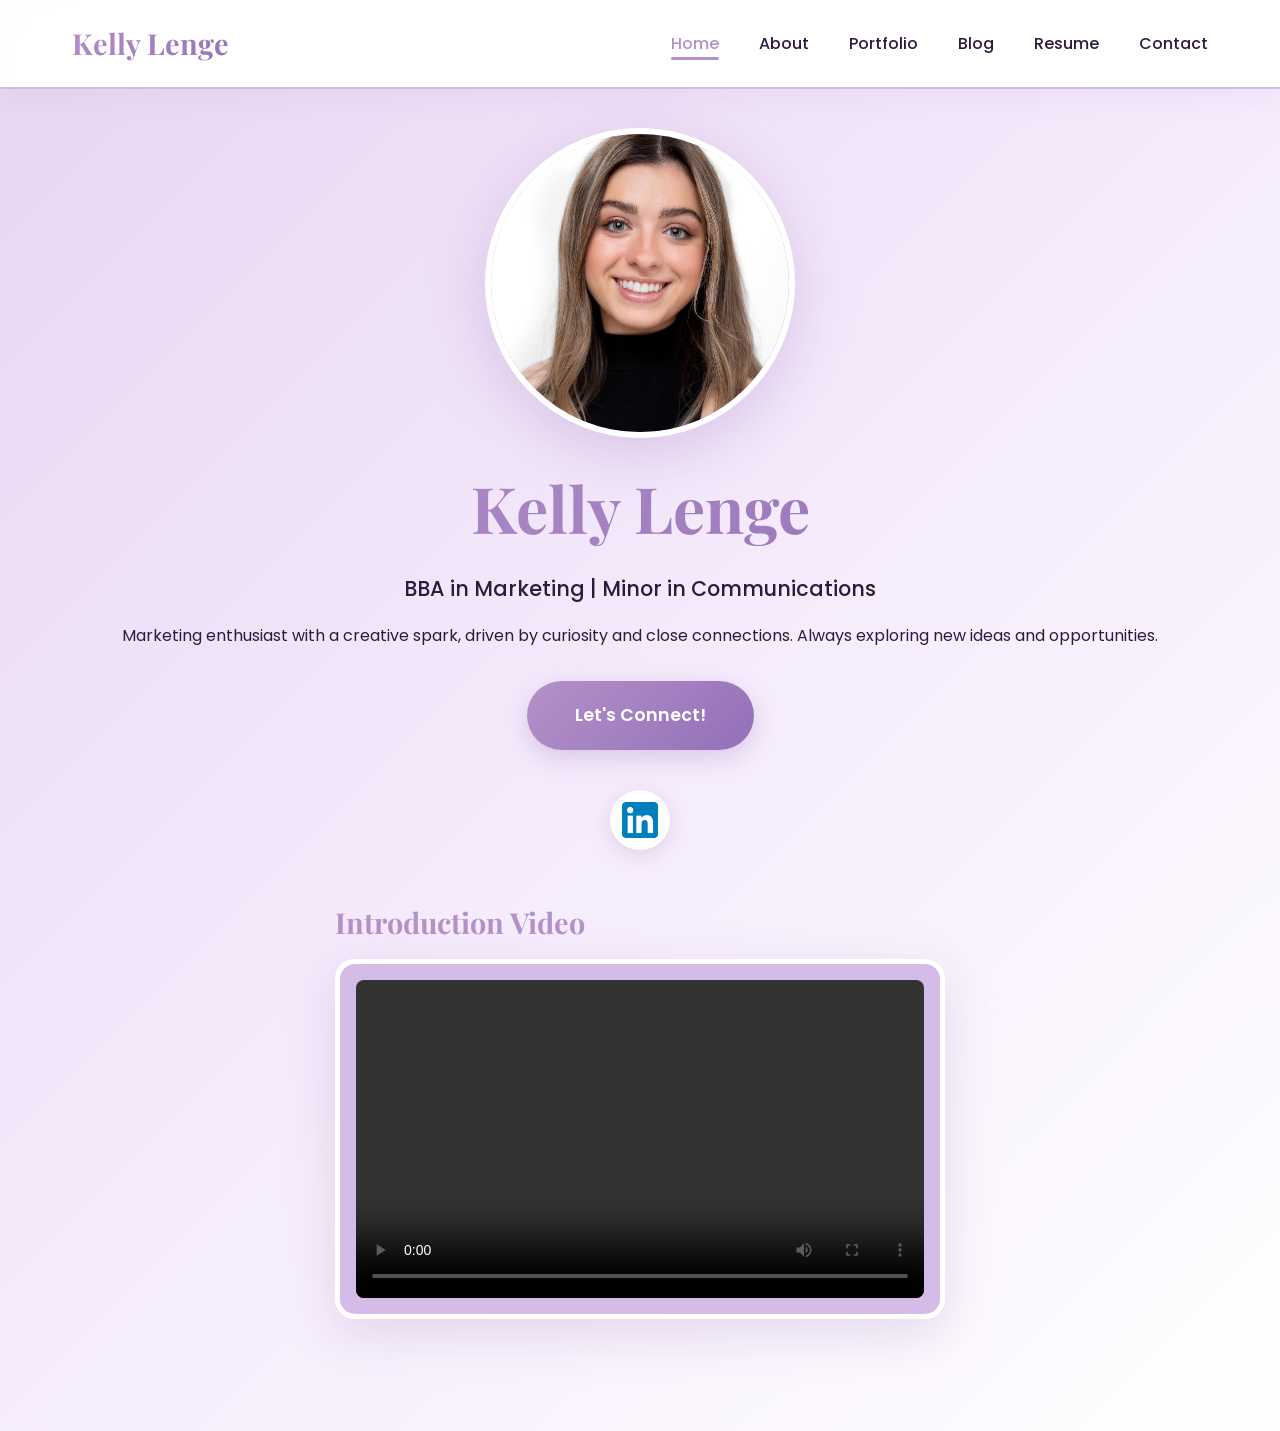
<file: index.html>
<!DOCTYPE html>
<html lang="en">
<head>
    <meta charset="UTF-8">
    <meta name="viewport" content="width=device-width, initial-scale=1.0">
    <title>Kelly Lenge - Marketing & Communications Professional</title>
    <link href="https://fonts.googleapis.com/css2?family=Playfair+Display:wght@400;600;700&family=Poppins:wght@300;400;500;600&family=Dancing+Script:wght@400;600&display=swap" rel="stylesheet">
    <link rel="stylesheet" href="css/styles.css">
</head>
<body>
    <nav>
        <div class="container">
            <a class="logo" href="index.html">Kelly Lenge <span class="sparkle"></span></a>
            <ul>
                <li><a class="nav-link" href="index.html">Home</a></li>
                <li><a class="nav-link" href="about.html">About</a></li>
                <li><a class="nav-link" href="portfolio.html">Portfolio</a></li>
                <li><a class="nav-link" href="blog.html">Blog</a></li>
                <li><a class="nav-link" href="resume.html">Resume</a></li>
                <li><a class="nav-link" href="connect.html">Contact</a></li>
            </ul>
        </div>
    </nav>

    <!-- HOME -->
    <main id="home" class="page">
        <div class="container">
            <div class="hero-content">
                <div class="profile-photo">
                    <img src="img/profile.jpeg" alt="Kelly Lenge" />
                </div>
                <h1>Kelly Lenge</h1>
                <p style="font-size: 1.3rem; margin-bottom: 1rem; font-weight: 500;">BBA in Marketing | Minor in Communications</p>
                <p>Marketing enthusiast with a creative spark, driven by curiosity and close connections. Always exploring new ideas and opportunities.</p>
                
                <a class="cta-button" href="connect.html">Let's Connect!</a>
                
                <div class="social-links">
                    <a href="https://linkedin.com/in/kellylenge" target="_blank" title="LinkedIn" aria-label="LinkedIn profile">
                        <img src="img/LinkedIn_icon.svg.png" alt="LinkedIn" />
                    </a>
                </div>
                <div class="video-section">
                    <h3>Introduction Video</h3>
                    <div class="video-container">
                        <video controls preload="metadata" style="border-radius: 8px;">
                            <source src="files/kelly_intro_vid.mp4" type="video/mp4" style="height: 265px; width: auto;">
                            Your browser does not support the video tag.
                        </video>
                    </div>
                </div>
            </div>
        </div>
    </main>

    <script src="js/main.js"></script>

</body>
</html>
</file>
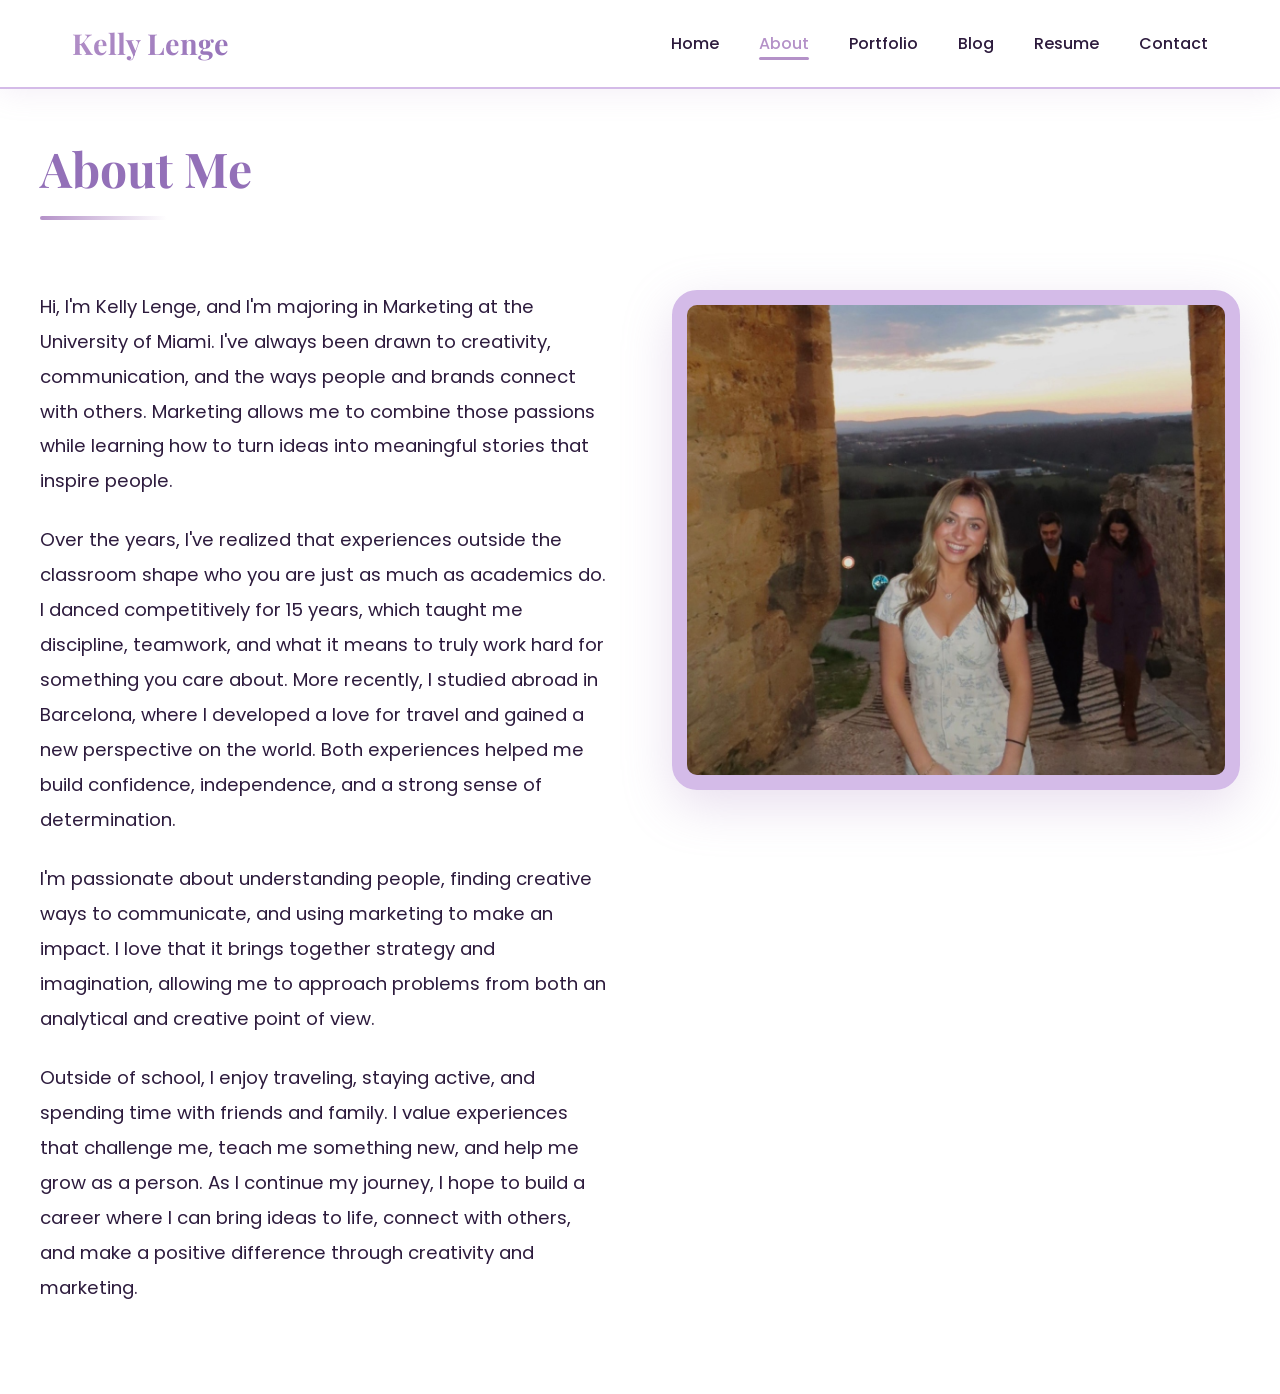
<file: about.html>
<!DOCTYPE html>
<html lang="en">
<head>
    <meta charset="UTF-8">
    <meta name="viewport" content="width=device-width, initial-scale=1.0">
    <title>About Me - Kelly Lenge</title>
    <link href="https://fonts.googleapis.com/css2?family=Playfair+Display:wght@400;600;700&family=Poppins:wght@300;400;500;600&family=Dancing+Script:wght@400;600&display=swap" rel="stylesheet">
    <link rel="stylesheet" href="css/styles.css">
</head>
<body>
    <nav>
        <div class="container">
            <a class="logo" href="index.html">Kelly Lenge <span class="sparkle"></span></a>
            <ul>
                <li><a class="nav-link" href="index.html">Home</a></li>
                <li><a class="nav-link" href="about.html">About</a></li>
                <li><a class="nav-link" href="portfolio.html">Portfolio</a></li>
                <li><a class="nav-link" href="blog.html">Blog</a></li>
                <li><a class="nav-link" href="resume.html">Resume</a></li>
                <li><a class="nav-link" href="connect.html">Contact</a></li>
            </ul>
        </div>
    </nav>

    <!-- ABOUT PAGE -->
    <main id="about" class="page">
        <div class="container">
            <h2>About Me</h2>
            <div class="about-grid">
                <div class="about-text">
                    <p>Hi, I'm Kelly Lenge, and I'm majoring in Marketing at the University of Miami. I've always been drawn to creativity, communication, and the ways people and brands connect with others. Marketing allows me to combine those passions while learning how to turn ideas into meaningful stories that inspire people.</p>
                    <p>Over the years, I've realized that experiences outside the classroom shape who you are just as much as academics do. I danced competitively for 15 years, which taught me discipline, teamwork, and what it means to truly work hard for something you care about. More recently, I studied abroad in Barcelona, where I developed a love for travel and gained a new perspective on the world. Both experiences helped me build confidence, independence, and a strong sense of determination.</p>
                    <p>I'm passionate about understanding people, finding creative ways to communicate, and using marketing to make an impact. I love that it brings together strategy and imagination, allowing me to approach problems from both an analytical and creative point of view.</p>
                    <p>Outside of school, I enjoy traveling, staying active, and spending time with friends and family. I value experiences that challenge me, teach me something new, and help me grow as a person. As I continue my journey, I hope to build a career where I can bring ideas to life, connect with others, and make a positive difference through creativity and marketing.</p>
                </div>
                <div class="about-photo">
                    <img src="img/photo kelly.jpg" alt="Kelly Lenge" />
                </div>
            </div>
        </div>
    </main>

    <script src="js/main.js"></script>
</body>
</html>
</file>
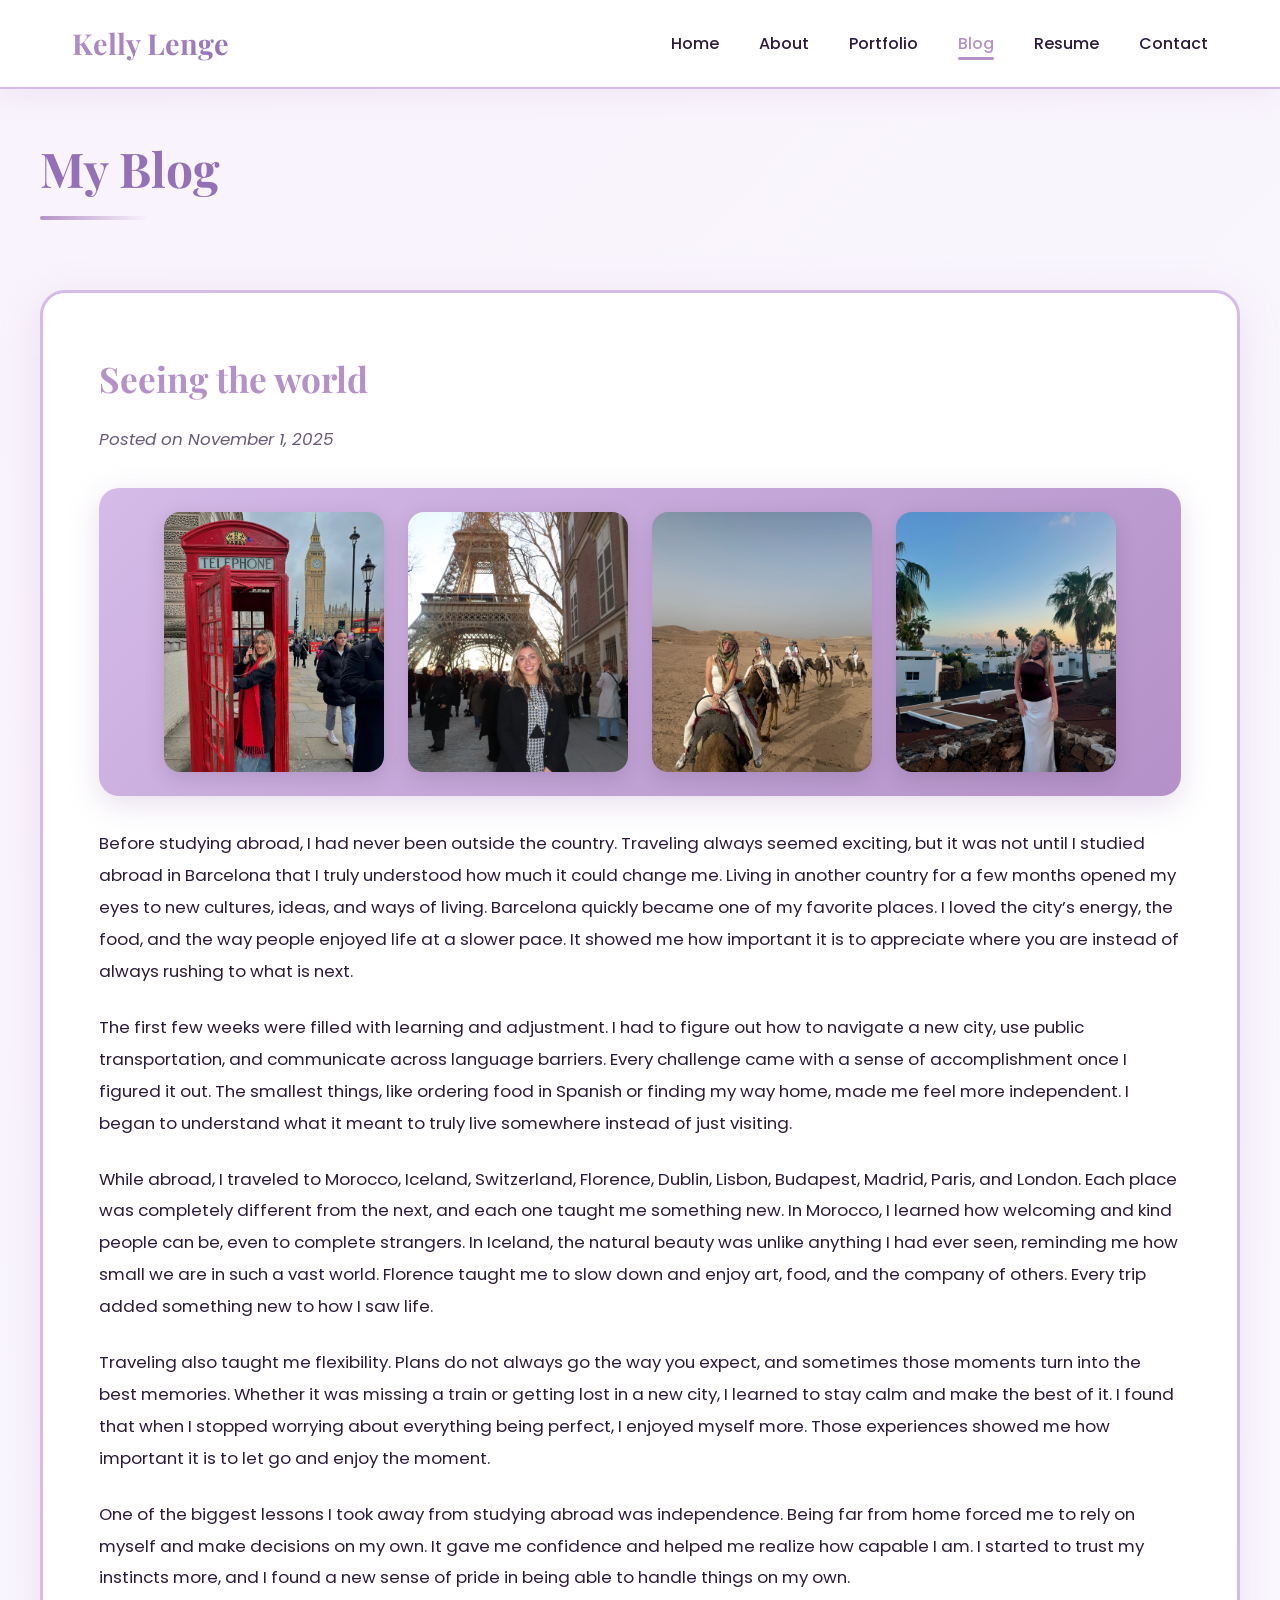
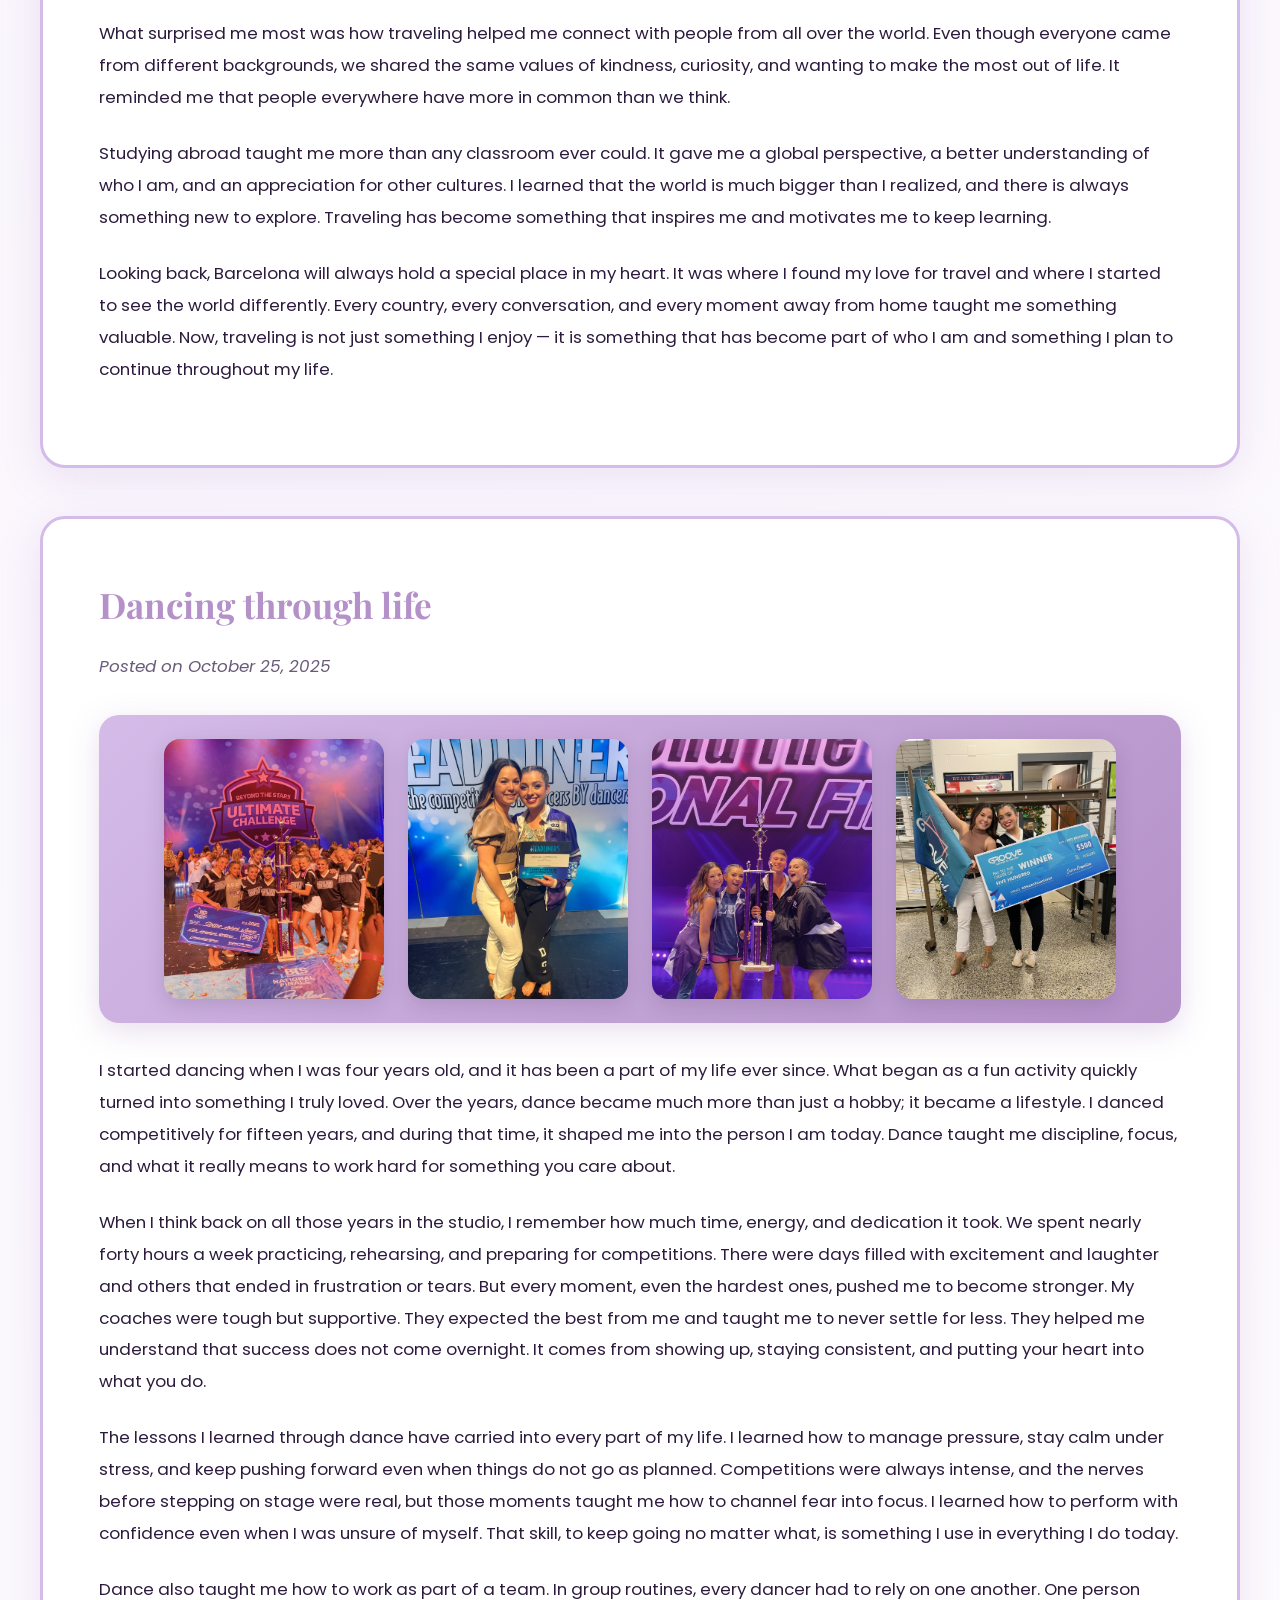
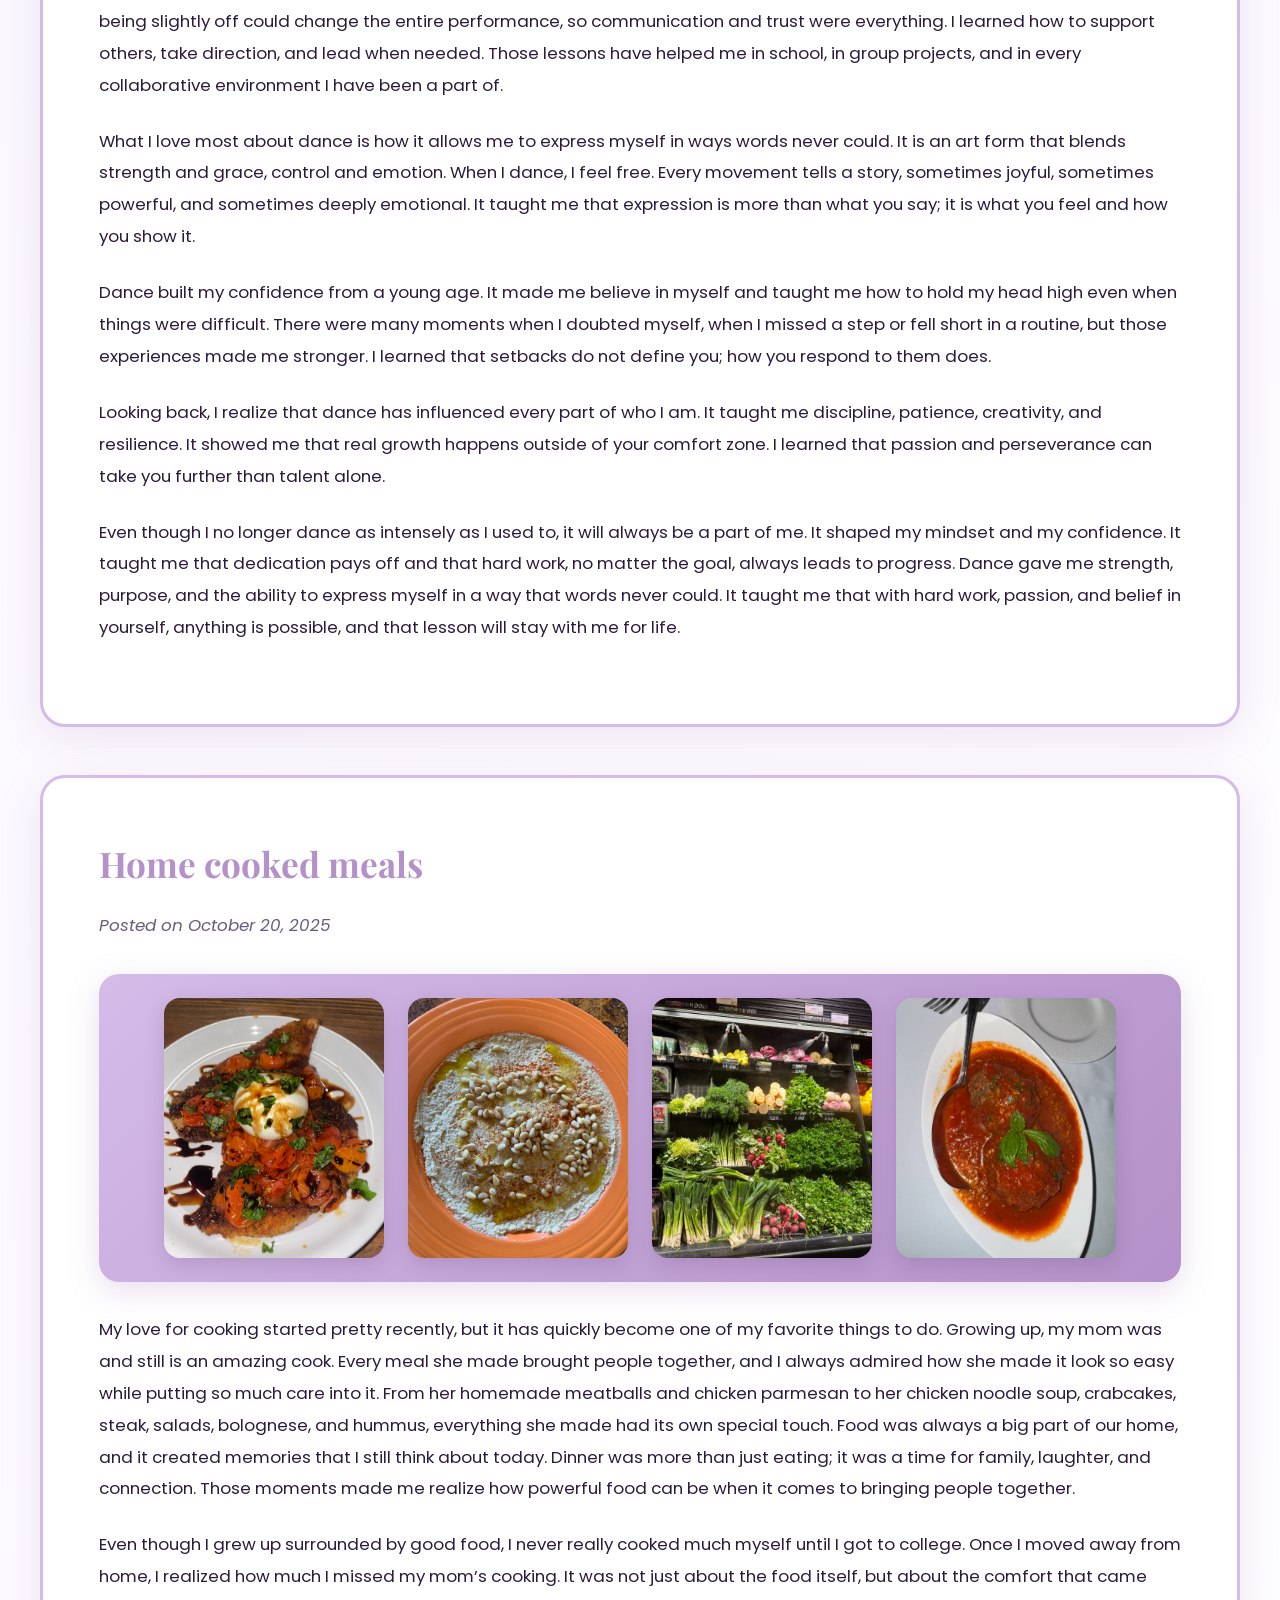
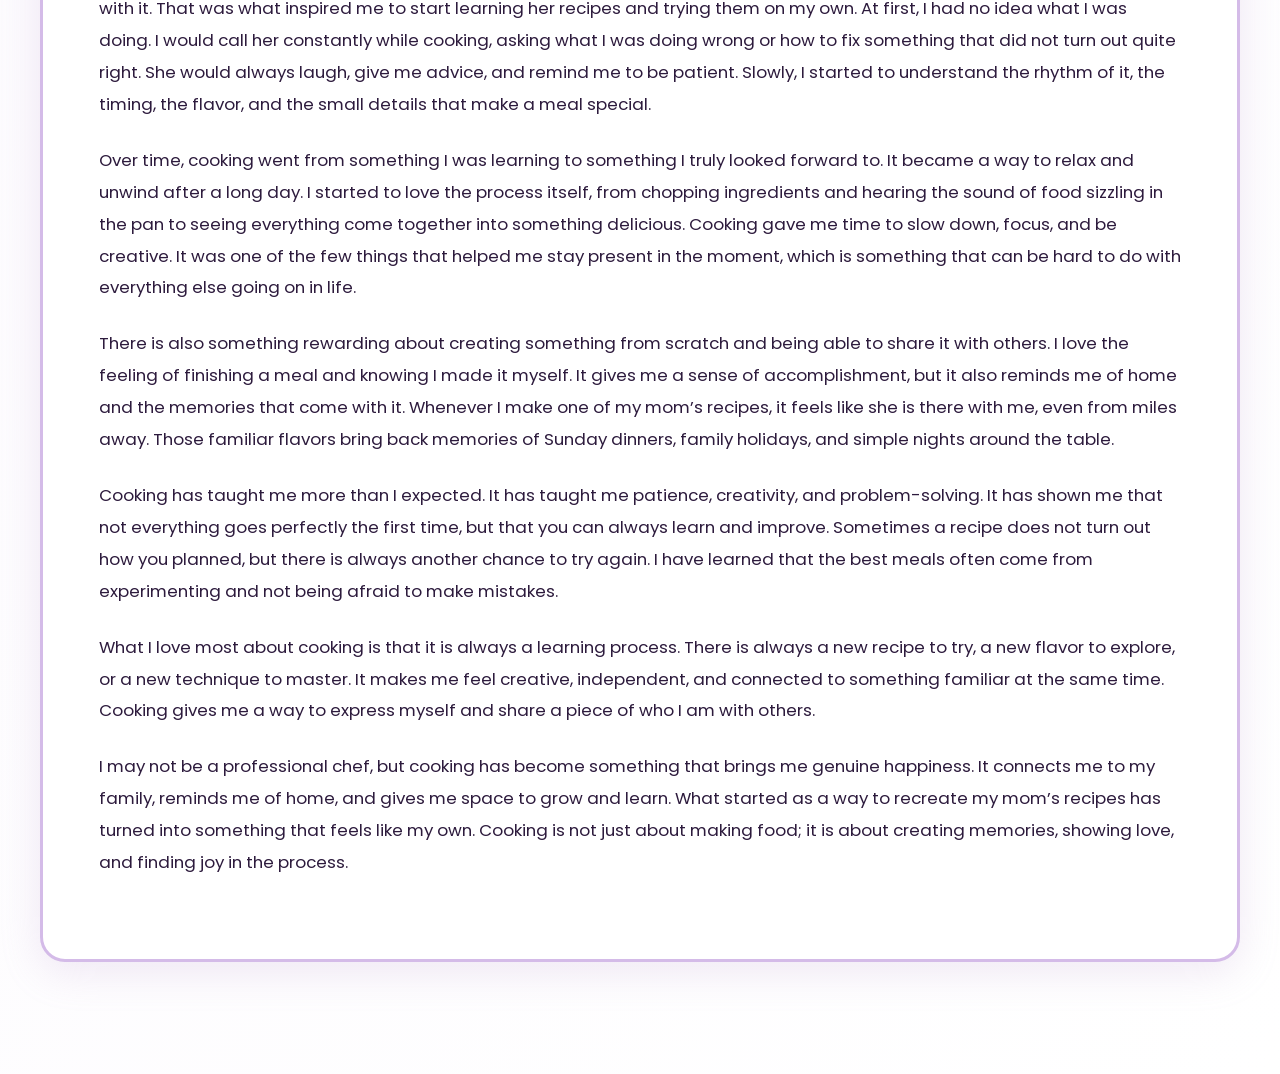
<file: blog.html>
<!DOCTYPE html>
<html lang="en">
<head>
    <meta charset="UTF-8">
    <meta name="viewport" content="width=device-width, initial-scale=1.0">
    <title>Blog - Kelly Lenge</title>
    <link href="https://fonts.googleapis.com/css2?family=Playfair+Display:wght@400;600;700&family=Poppins:wght@300;400;500;600&family=Dancing+Script:wght@400;600&display=swap" rel="stylesheet">
    <link rel="stylesheet" href="css/styles.css">
</head>
<body>
    <nav>
        <div class="container">
            <a class="logo" href="index.html">Kelly Lenge <span class="sparkle"></span></a>
            <ul>
                <li><a class="nav-link" href="index.html">Home</a></li>
                <li><a class="nav-link" href="about.html">About</a></li>
                <li><a class="nav-link" href="portfolio.html">Portfolio</a></li>
                <li><a class="nav-link" href="blog.html">Blog</a></li>
                <li><a class="nav-link" href="resume.html">Resume</a></li>
                <li><a class="nav-link" href="connect.html">Contact</a></li>
            </ul>
        </div>
    </nav>

    <!-- BLOG PAGE -->
    <main id="blog" class="page">
        <div class="container">
            <h2>My Blog</h2>
            <!-- <p class="blog-intro">Insights, thoughts, and observations on marketing, communications, and professional growth.</p> -->
            <article class="blog-post">
                <h3>Seeing the world</h3>
                <p class="blog-meta">Posted on November 1, 2025</p>
                <div class="blog-image gallery">
                    <img src="img/kelly_london.jpg" alt="Kelly Lenge at London Eye">
                    <img src="img/kelly_eiffel_tower.jpg" alt="Kelly Lenge in front of Eiffel Tower">
                    <img src="img/kelly_on_cammel.jpeg" alt="Kelly Lenge riding a camel in Morocco">
                    <img src="img/kelly_morocco.jpg" alt="Sunset view from Morocco trip">
                </div>
                <p>Before studying abroad, I had never been outside the country. Traveling always seemed exciting, but it was not until I studied abroad in Barcelona that I truly understood how much it could change me. Living in another country for a few months opened my eyes to new cultures, ideas, and ways of living. Barcelona quickly became one of my favorite places. I loved the city’s energy, the food, and the way people enjoyed life at a slower pace. It showed me how important it is to appreciate where you are instead of always rushing to what is next.</p>
                <p>The first few weeks were filled with learning and adjustment. I had to figure out how to navigate a new city, use public transportation, and communicate across language barriers. Every challenge came with a sense of accomplishment once I figured it out. The smallest things, like ordering food in Spanish or finding my way home, made me feel more independent. I began to understand what it meant to truly live somewhere instead of just visiting.</p>
                <p>While abroad, I traveled to Morocco, Iceland, Switzerland, Florence, Dublin, Lisbon, Budapest, Madrid, Paris, and London. Each place was completely different from the next, and each one taught me something new. In Morocco, I learned how welcoming and kind people can be, even to complete strangers. In Iceland, the natural beauty was unlike anything I had ever seen, reminding me how small we are in such a vast world. Florence taught me to slow down and enjoy art, food, and the company of others. Every trip added something new to how I saw life.</p>
                <p>Traveling also taught me flexibility. Plans do not always go the way you expect, and sometimes those moments turn into the best memories. Whether it was missing a train or getting lost in a new city, I learned to stay calm and make the best of it. I found that when I stopped worrying about everything being perfect, I enjoyed myself more. Those experiences showed me how important it is to let go and enjoy the moment.</p>
                <p>One of the biggest lessons I took away from studying abroad was independence. Being far from home forced me to rely on myself and make decisions on my own. It gave me confidence and helped me realize how capable I am. I started to trust my instincts more, and I found a new sense of pride in being able to handle things on my own.</p>
                <p>What surprised me most was how traveling helped me connect with people from all over the world. Even though everyone came from different backgrounds, we shared the same values of kindness, curiosity, and wanting to make the most out of life. It reminded me that people everywhere have more in common than we think.</p>
                <p>Studying abroad taught me more than any classroom ever could. It gave me a global perspective, a better understanding of who I am, and an appreciation for other cultures. I learned that the world is much bigger than I realized, and there is always something new to explore. Traveling has become something that inspires me and motivates me to keep learning.</p>
                <p>Looking back, Barcelona will always hold a special place in my heart. It was where I found my love for travel and where I started to see the world differently. Every country, every conversation, and every moment away from home taught me something valuable. Now, traveling is not just something I enjoy — it is something that has become part of who I am and something I plan to continue throughout my life.</p>
            </article>
            <article class="blog-post">
                <h3>Dancing through life</h3>
                <p class="blog-meta">Posted on October 25, 2025</p>
                <div class="blog-image gallery">
                    <img src="img/dance2.jpeg" alt="Kelly winning a dance competition">
                    <img src="img/amanda2.jpeg" alt="Kelly Lenge with dance coach Amanda">
                    <img src="img/dance1.jpeg" alt="Kelly Lenge winning another dance competition">
                    <img src="img/amanda1.jpeg" alt="Kelly Lenge with dance coach Amanda">
                </div>
                <p>I started dancing when I was four years old, and it has been a part of my life ever since. What began as a fun activity quickly turned into something I truly loved. Over the years, dance became much more than just a hobby; it became a lifestyle. I danced competitively for fifteen years, and during that time, it shaped me into the person I am today. Dance taught me discipline, focus, and what it really means to work hard for something you care about.</p>
                <p>When I think back on all those years in the studio, I remember how much time, energy, and dedication it took. We spent nearly forty hours a week practicing, rehearsing, and preparing for competitions. There were days filled with excitement and laughter and others that ended in frustration or tears. But every moment, even the hardest ones, pushed me to become stronger. My coaches were tough but supportive. They expected the best from me and taught me to never settle for less. They helped me understand that success does not come overnight. It comes from showing up, staying consistent, and putting your heart into what you do.</p>
                <p>The lessons I learned through dance have carried into every part of my life. I learned how to manage pressure, stay calm under stress, and keep pushing forward even when things do not go as planned. Competitions were always intense, and the nerves before stepping on stage were real, but those moments taught me how to channel fear into focus. I learned how to perform with confidence even when I was unsure of myself. That skill, to keep going no matter what, is something I use in everything I do today.</p>
                <p>Dance also taught me how to work as part of a team. In group routines, every dancer had to rely on one another. One person being slightly off could change the entire performance, so communication and trust were everything. I learned how to support others, take direction, and lead when needed. Those lessons have helped me in school, in group projects, and in every collaborative environment I have been a part of.</p>
                <p>What I love most about dance is how it allows me to express myself in ways words never could. It is an art form that blends strength and grace, control and emotion. When I dance, I feel free. Every movement tells a story, sometimes joyful, sometimes powerful, and sometimes deeply emotional. It taught me that expression is more than what you say; it is what you feel and how you show it.</p>
                <p>Dance built my confidence from a young age. It made me believe in myself and taught me how to hold my head high even when things were difficult. There were many moments when I doubted myself, when I missed a step or fell short in a routine, but those experiences made me stronger. I learned that setbacks do not define you; how you respond to them does.</p>
                <p>Looking back, I realize that dance has influenced every part of who I am. It taught me discipline, patience, creativity, and resilience. It showed me that real growth happens outside of your comfort zone. I learned that passion and perseverance can take you further than talent alone.</p>
                <p>Even though I no longer dance as intensely as I used to, it will always be a part of me. It shaped my mindset and my confidence. It taught me that dedication pays off and that hard work, no matter the goal, always leads to progress. Dance gave me strength, purpose, and the ability to express myself in a way that words never could. It taught me that with hard work, passion, and belief in yourself, anything is possible, and that lesson will stay with me for life.</p>
            </article>
            <article class="blog-post">
                <h3>Home cooked meals</h3>
                <p class="blog-meta">Posted on October 20, 2025</p>
                <div class="blog-image gallery">
                    <img src="img/breaded_chicken.png" alt="Breaded chicken on a plate">
                    <img src="img/hummus.png" alt="Hummus in a bowl">
                    <img src="img/produce.jpeg" alt="Fresh produce on a kitchen counter">
                    <img src="img/meatball.jpeg" alt="Homemade meatballs on a plate">
                </div>
                <p>My love for cooking started pretty recently, but it has quickly become one of my favorite things to do. Growing up, my mom was and still is an amazing cook. Every meal she made brought people together, and I always admired how she made it look so easy while putting so much care into it. From her homemade meatballs and chicken parmesan to her chicken noodle soup, crabcakes, steak, salads, bolognese, and hummus, everything she made had its own special touch. Food was always a big part of our home, and it created memories that I still think about today. Dinner was more than just eating; it was a time for family, laughter, and connection. Those moments made me realize how powerful food can be when it comes to bringing people together.</p>
                <p>Even though I grew up surrounded by good food, I never really cooked much myself until I got to college. Once I moved away from home, I realized how much I missed my mom’s cooking. It was not just about the food itself, but about the comfort that came with it. That was what inspired me to start learning her recipes and trying them on my own. At first, I had no idea what I was doing. I would call her constantly while cooking, asking what I was doing wrong or how to fix something that did not turn out quite right. She would always laugh, give me advice, and remind me to be patient. Slowly, I started to understand the rhythm of it, the timing, the flavor, and the small details that make a meal special.</p>
                <p>Over time, cooking went from something I was learning to something I truly looked forward to. It became a way to relax and unwind after a long day. I started to love the process itself, from chopping ingredients and hearing the sound of food sizzling in the pan to seeing everything come together into something delicious. Cooking gave me time to slow down, focus, and be creative. It was one of the few things that helped me stay present in the moment, which is something that can be hard to do with everything else going on in life.</p>
                <p>There is also something rewarding about creating something from scratch and being able to share it with others. I love the feeling of finishing a meal and knowing I made it myself. It gives me a sense of accomplishment, but it also reminds me of home and the memories that come with it. Whenever I make one of my mom’s recipes, it feels like she is there with me, even from miles away. Those familiar flavors bring back memories of Sunday dinners, family holidays, and simple nights around the table.</p>
                <p>Cooking has taught me more than I expected. It has taught me patience, creativity, and problem-solving. It has shown me that not everything goes perfectly the first time, but that you can always learn and improve. Sometimes a recipe does not turn out how you planned, but there is always another chance to try again. I have learned that the best meals often come from experimenting and not being afraid to make mistakes.</p>
                <p>What I love most about cooking is that it is always a learning process. There is always a new recipe to try, a new flavor to explore, or a new technique to master. It makes me feel creative, independent, and connected to something familiar at the same time. Cooking gives me a way to express myself and share a piece of who I am with others.</p>
                <p>I may not be a professional chef, but cooking has become something that brings me genuine happiness. It connects me to my family, reminds me of home, and gives me space to grow and learn. What started as a way to recreate my mom’s recipes has turned into something that feels like my own. Cooking is not just about making food; it is about creating memories, showing love, and finding joy in the process.</p>
            </article>
        </div>
    </main>

    <script src="js/main.js"></script>
</body>
</html>
</file>
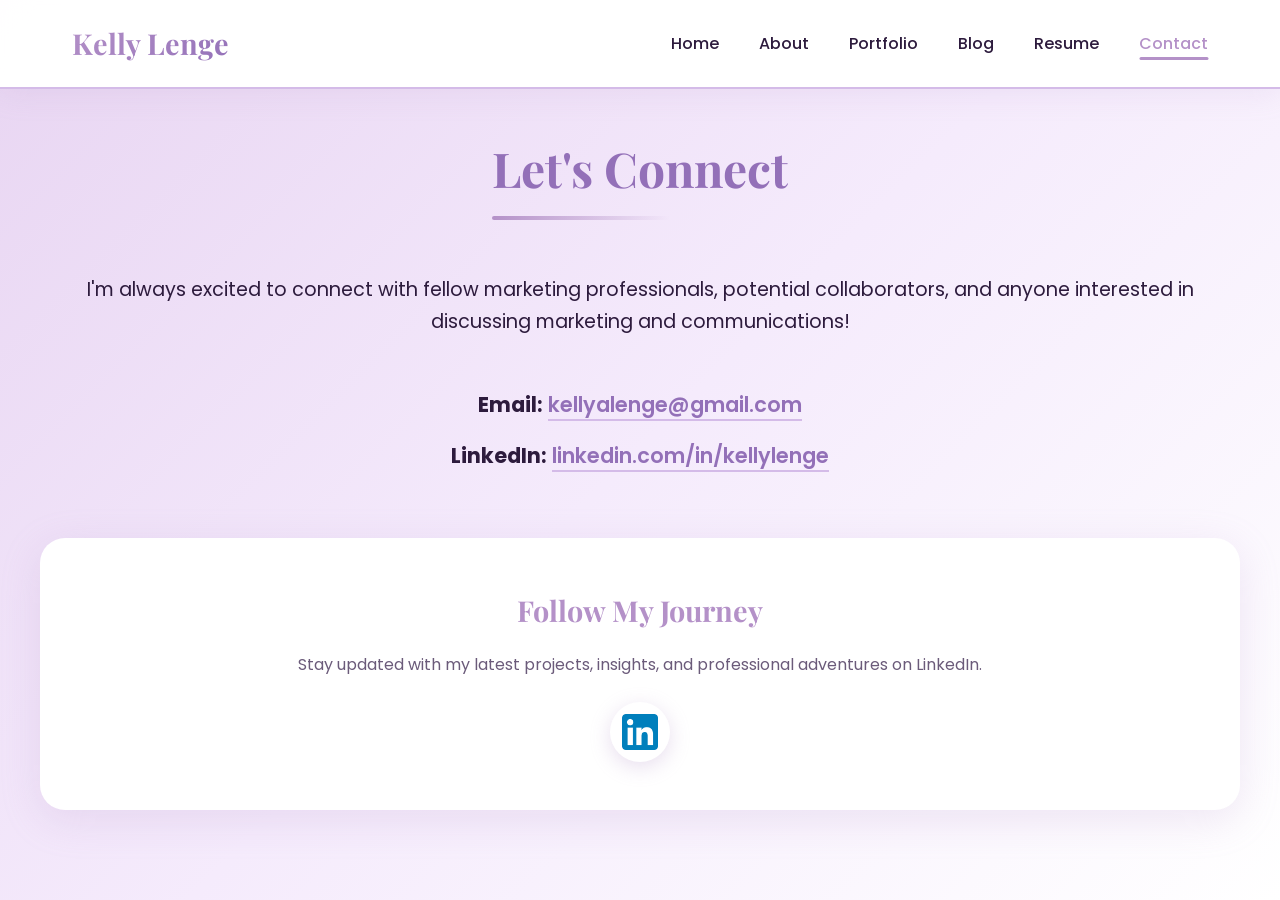
<file: connect.html>
<!DOCTYPE html>
<html lang="en">
<head>
    <meta charset="UTF-8">
    <meta name="viewport" content="width=device-width, initial-scale=1.0">
    <title>About Me - Kelly Lenge</title>
    <link href="https://fonts.googleapis.com/css2?family=Playfair+Display:wght@400;600;700&family=Poppins:wght@300;400;500;600&family=Dancing+Script:wght@400;600&display=swap" rel="stylesheet">
    <link rel="stylesheet" href="css/styles.css">
</head>
<body>
    <nav>
        <div class="container">
            <a class="logo" href="index.html">Kelly Lenge <span class="sparkle"></span></a>
            <ul>
                <li><a class="nav-link" href="index.html">Home</a></li>
                <li><a class="nav-link" href="about.html">About</a></li>
                <li><a class="nav-link" href="portfolio.html">Portfolio</a></li>
                <li><a class="nav-link" href="blog.html">Blog</a></li>
                <li><a class="nav-link" href="resume.html">Resume</a></li>
                <li><a class="nav-link" href="connect.html">Contact</a></li>
            </ul>
        </div>
    </nav>

    <div id="contact" class="page">
        <div class="container">
            <h2>Let's Connect</h2>
            <p style="font-size: 1.2rem; margin: 2rem 0;">I'm always excited to connect with fellow marketing professionals, potential collaborators, and anyone interested in discussing marketing and communications!</p>
            
            <div class="contact-info">
                <p><strong>Email:</strong> <a href="https://mail.google.com/mail/?view=cm&fs=1&to=kellyalenge@gmail.com" target="_blank" rel="noopener noreferrer">kellyalenge@gmail.com</a></p>
                <p style="margin-top: 1rem;"><strong>LinkedIn:</strong> <a href="https://linkedin.com/in/kellylenge" target="_blank">linkedin.com/in/kellylenge</a></p>
            </div>

            <!-- <div class="contact-cta-box">
                <h3>Ready to Collaborate? 🌟</h3>
                <p style="font-size: 1.15rem;">Whether you're looking for a marketing professional to join your team, need consultation on a project, or just want to chat about the latest marketing trends, I'd love to hear from you!</p>
                <a href="mailto:kellyalenge@email.com" class="cta-button" style="background: white; color: var(--lavender-dark); margin-top: 1.5rem;">Get In Touch</a>
            </div> -->

            <!-- <h3 style="margin-top: 3rem; color: var(--lavender-dark);">Helpful Resources 📚</h3>
            <div class="external-links">
                <a href="https://www.hubspot.com/marketing-statistics" target="_blank" class="external-link">Marketing Statistics Hub</a>
                <a href="https://www.ama.org/" target="_blank" class="external-link">American Marketing Association</a>
            </div> -->

            <div class="follow-section">
                <h3>Follow My Journey</h3>
                <p style="color: var(--text-gray);">Stay updated with my latest projects, insights, and professional adventures on LinkedIn.</p>
                <div class="social-links" style="margin-top: 1.5rem;">
                    <a href="https://linkedin.com/in/kellylenge" target="_blank" title="LinkedIn" aria-label="LinkedIn profile">
                        <img src="img/LinkedIn_icon.svg.png" alt="LinkedIn" />
                    </a>
                </div>
            </div>
        </div>
    </div>

    <script src="js/main.js"></script>
</body>
</html>
</file>
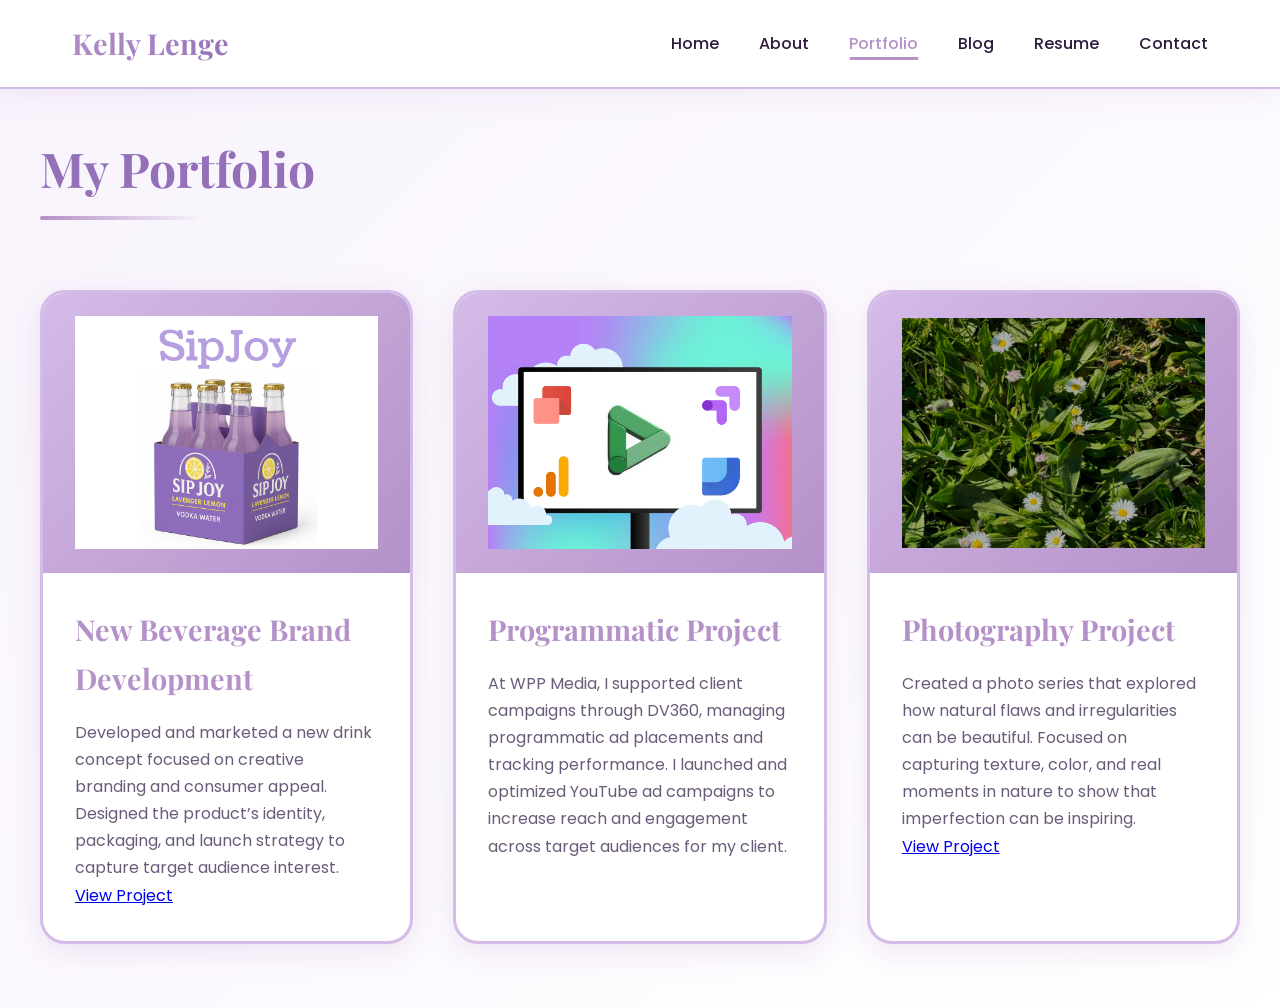
<file: portfolio.html>
<!DOCTYPE html>
<html lang="en">
<head>
    <meta charset="UTF-8">
    <meta name="viewport" content="width=device-width, initial-scale=1.0">
    <title>Portfolio - Kelly Lenge</title>
    <link href="https://fonts.googleapis.com/css2?family=Playfair+Display:wght@400;600;700&family=Poppins:wght@300;400;500;600&family=Dancing+Script:wght@400;600&display=swap" rel="stylesheet">
    <link rel="stylesheet" href="css/styles.css">
</head>
<body>
    <nav>
        <div class="container">
            <a class="logo" href="index.html">Kelly Lenge <span class="sparkle"></span></a>
            <ul>
                <li><a class="nav-link" href="index.html">Home</a></li>
                <li><a class="nav-link" href="about.html">About</a></li>
                <li><a class="nav-link" href="portfolio.html">Portfolio</a></li>
                <li><a class="nav-link" href="blog.html">Blog</a></li>
                <li><a class="nav-link" href="resume.html">Resume</a></li>
                <li><a class="nav-link" href="connect.html">Contact</a></li>
            </ul>
        </div>
    </nav>

    <!-- PORTFOLIO PAGE -->
    <main id="portfolio" class="page">
        <div class="container">
            <h2>My Portfolio</h2>            
            <div class="portfolio-grid">
                <div class="portfolio-item">
                    <div class="portfolio-image"><img src="img/sipjoy.png" alt="sip joy brand photo" style="width: 100%; height: auto;"></div>
                    <div class="portfolio-content">
                        <h3>New Beverage Brand Development</h3>
                        <p>Developed and marketed a new drink concept focused on creative branding and consumer appeal. Designed the product’s identity, packaging, and launch strategy to capture target audience interest.</p>
                        <a href="https://drive.google.com/file/d/1cVfKGVw731WJhFPxEib35jrSZTielgJZ/view?usp=drive_link" target="_blank" rel="noopener noreferrer">View Project</a>
                    </div>
                </div>
                <div class="portfolio-item">
                    <div class="portfolio-image"><img src="img/DV360_pic.png" alt="Dv360 icon" style="width: 100%; height: auto;"></div>
                    <div class="portfolio-content">
                        <h3>Programmatic Project</h3>
                        <p>At WPP Media, I supported client campaigns through DV360, managing programmatic ad placements and tracking performance. I launched and optimized YouTube ad campaigns to increase reach and engagement across target audiences for my client.</p>
                    </div>
                </div>
                <div class="portfolio-item">
                    <div class="portfolio-image"><img src="img/flower.png" alt="kelly's flower picture" style="width: 100%; height: 230px;"></div>
                    <div class="portfolio-content">
                        <h3>Photography Project</h3>
                        <p>Created a photo series that explored how natural flaws and irregularities can be beautiful. Focused on capturing texture, color, and real moments in nature to show that imperfection can be inspiring.</p>
                        <a href="https://docs.google.com/presentation/d/1KhzSq_vARHCELenSsjJZ9UGzEou-xgIu1nvBdXtMsUE/edit?usp=drive_link" target="_blank" rel="noopener noreferrer">View Project</a>
                    </div>
                </div>
            </div>
        </div>
    </main>

    <script src="js/main.js"></script>
</body>
</html>
</file>
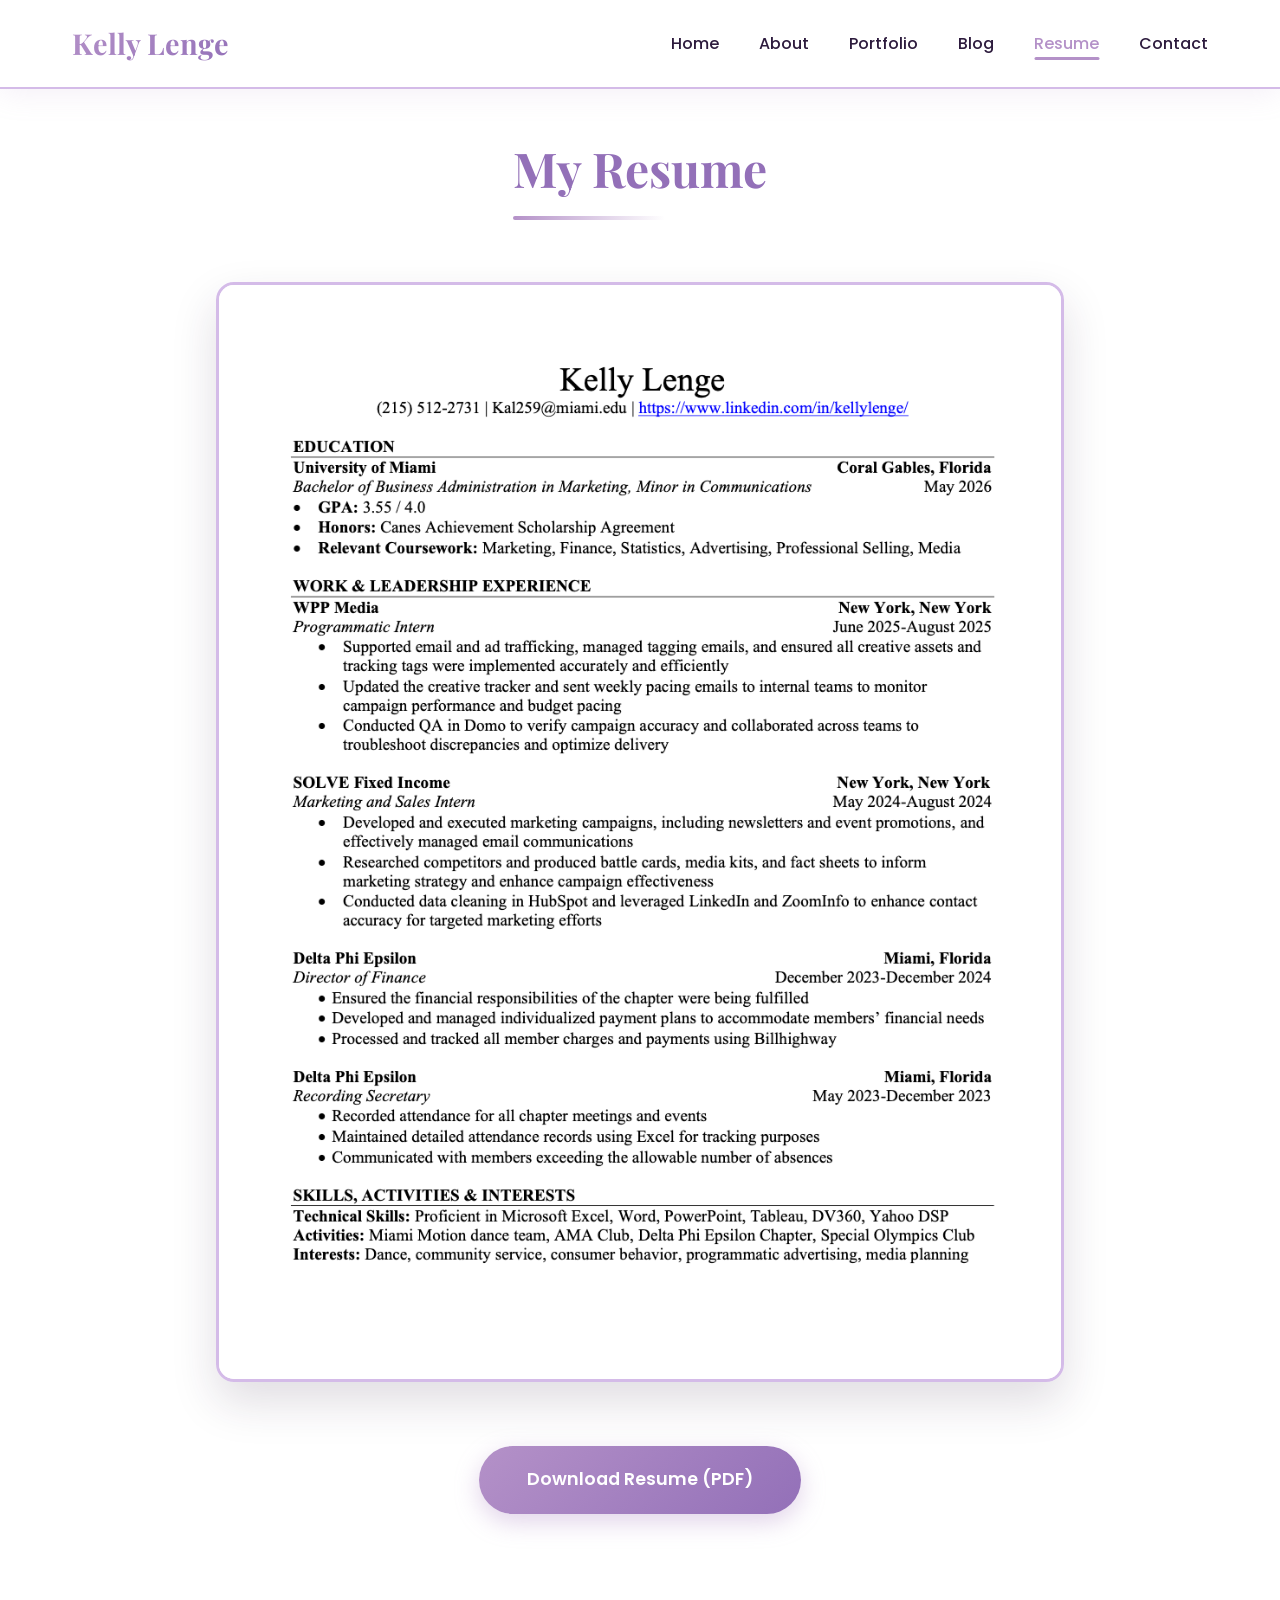
<file: resume.html>
<!DOCTYPE html>
<html lang="en">
<head>
    <meta charset="UTF-8">
    <meta name="viewport" content="width=device-width, initial-scale=1.0">
    <title>Resume - Kelly Lenge</title>
    <link href="https://fonts.googleapis.com/css2?family=Playfair+Display:wght@400;600;700&family=Poppins:wght@300;400;500;600&family=Dancing+Script:wght@400;600&display=swap" rel="stylesheet">
    <link rel="stylesheet" href="css/styles.css">
</head>
<body>
    <nav>
        <div class="container">
            <a class="logo" href="index.html">Kelly Lenge <span class="sparkle"></span></a>
            <ul>
                <li><a class="nav-link" href="index.html">Home</a></li>
                <li><a class="nav-link" href="about.html">About</a></li>
                <li><a class="nav-link" href="portfolio.html">Portfolio</a></li>
                <li><a class="nav-link" href="blog.html">Blog</a></li>
                <li><a class="nav-link" href="resume.html">Resume</a></li>
                <li><a class="nav-link" href="connect.html">Contact</a></li>
            </ul>
        </div>
    </nav>

    <!-- RESUME PAGE -->
    <main id="resume" class="page">
        <div class="container resume-container">
            <h2>My Resume</h2>
            <div class="resume-image-wrapper">
                <img class="resume-image" src="files/resume.png" alt="Kelly Lenge Resume">
            </div>
        </div>
        <div class="download-resume" style="text-align: center; margin: 2rem 0;">
            <a href="files/Kelly Lenge Resume.pdf" download class="cta-button">Download Resume (PDF)</a>
        </div>
    </main>

    <script src="js/main.js"></script>
</body>
</html>
</file>
<file: css/styles.css>
* {
    margin: 0;
    padding: 0;
    box-sizing: border-box;
}

:root {
    --lavender: #B491C8;
    --lavender-light: #D4BBE8;
    --lavender-dark: #9370B8;
    --white: #FFFFFF;
    --off-white: #FAF8FC;
    --text-dark: #2D1B3D;
    --text-gray: #6B5B7A;
}

body {
    font-family: 'Poppins', sans-serif;
    line-height: 1.7;
    color: var(--text-dark);
    background: var(--off-white);
}

/* Navigation */
nav {
    position: fixed;
    top: 0;
    width: 100%;
    background: rgba(255, 255, 255, 0.98);
    backdrop-filter: blur(15px);
    box-shadow: 0 4px 30px rgba(180, 145, 200, 0.15);
    z-index: 1000;
    padding: 1.2rem 0;
    border-bottom: 2px solid var(--lavender-light);
}

nav .container {
    max-width: 1200px;
    margin: 0 auto;
    padding: 0 2rem;
    display: flex;
    justify-content: space-between;
    align-items: center;
}

nav .logo {
    font-size: 1.8rem;
    font-weight: 700;
    font-family: 'Playfair Display', serif;
    background: linear-gradient(135deg, var(--lavender), var(--lavender-dark));
    -webkit-background-clip: text;
    -webkit-text-fill-color: transparent;
    background-clip: text;
    cursor: pointer;
    transition: transform 0.3s;
}

nav .logo:hover {
    transform: scale(1.05);
}

nav ul {
    list-style: none;
    display: flex;
    gap: 2.5rem;
}

nav a {
    text-decoration: none;
    color: var(--text-dark);
    font-weight: 500;
    transition: all 0.3s;
    position: relative;
    font-size: 1rem;
}

nav a:hover {
    color: var(--lavender);
    transform: translateY(-2px);
}

nav a.active,
nav a[aria-current="page"] {
    color: var(--lavender);
}

nav a::after {
    content: '';
    position: absolute;
    bottom: -5px;
    left: 50%;
    transform: translateX(-50%);
    width: 0;
    height: 3px;
    background: var(--lavender);
    border-radius: 2px;
    transition: width 0.3s;
}

nav a:hover::after {
    width: 100%;
}

nav a.active::after,
nav a[aria-current="page"]::after {
    width: 100%;
}

/* Page Container */
.page {
    min-height: 100vh;
    padding: 8rem 2rem 4rem;
    animation: fadeIn 0.6s ease;
}

@keyframes fadeIn {
    from {
        opacity: 0;
        transform: translateY(20px);
    }
    to {
        opacity: 1;
        transform: translateY(0);
    }
}

.container {
    max-width: 1200px;
    margin: 0 auto;
}

/* Typography */
h1 {
    font-size: 4rem;
    margin-bottom: 1.5rem;
    font-family: 'Playfair Display', serif;
    font-weight: 700;
    background: linear-gradient(135deg, var(--lavender), var(--lavender-dark));
    -webkit-background-clip: text;
    -webkit-text-fill-color: transparent;
    background-clip: text;
    line-height: 1.2;
}

h2 {
    font-size: 3rem;
    margin-bottom: 2rem;
    font-family: 'Playfair Display', serif;
    color: var(--lavender-dark);
    position: relative;
    display: inline-block;
}

h2::after {
    content: '';
    position: absolute;
    bottom: -10px;
    left: 0;
    width: 60%;
    height: 4px;
    background: linear-gradient(90deg, var(--lavender), transparent);
    border-radius: 2px;
}

h3 {
    font-size: 1.8rem;
    margin-bottom: 1rem;
    color: var(--lavender);
    font-family: 'Playfair Display', serif;
}

/* HOME PAGE */
#home {
    display: flex;
    align-items: center;
    justify-content: center;
    text-align: center;
    background: linear-gradient(135deg, #E8D5F2 0%, #F5EBFC 50%, #FFFFFF 100%);
    position: relative;
    overflow: hidden;
}


@keyframes float {
    0%, 100% { transform: translateY(0px); }
    50% { transform: translateY(-20px); }
}

.hero-content {
    animation: fadeInUp 1s ease;
    position: relative;
    z-index: 1;
}

@keyframes fadeInUp {
    from {
        opacity: 0;
        transform: translateY(30px);
    }
    to {
        opacity: 1;
        transform: translateY(0);
    }
}

.profile-photo {
    width: 310px;
    height: 310px;
    border-radius: 50%;
    border: 6px solid white;
    box-shadow: 0 15px 60px rgba(180, 145, 200, 0.4);
    margin: 0 auto 2rem;
    background: linear-gradient(135deg, var(--lavender-light), var(--lavender));
    /* remove inner padding so image can fill the circle */
    display: block;
    overflow: hidden;
    transition: transform 0.3s;
}

.profile-photo img {
    width: 100%;
    display: block; /* remove inline gaps */
}

.profile-photo:hover {
    transform: scale(1.05) rotate(5deg);
}

.tagline {
    font-size: 1.8rem;
    font-family: 'Dancing Script', cursive;
    color: var(--lavender-dark);
    margin-bottom: 1rem;
}

.cta-button {
    display: inline-block;
    padding: 1.2rem 3rem;
    background: linear-gradient(135deg, var(--lavender), var(--lavender-dark));
    color: white;
    text-decoration: none;
    border-radius: 50px;
    font-weight: 600;
    margin-top: 2rem;
    transition: all 0.3s;
    box-shadow: 0 8px 25px rgba(180, 145, 200, 0.4);
    font-size: 1.1rem;
}

.cta-button:hover {
    transform: translateY(-5px);
    box-shadow: 0 12px 35px rgba(180, 145, 200, 0.6);
}

.social-links {
    margin-top: 2.5rem;
    display: flex;
    gap: 2rem;
    justify-content: center;
}

.social-links a {
    color: var(--lavender-dark);
    font-size: 1.8rem;
    transition: all 0.3s;
    background: white;
    width: 60px;
    height: 60px;
    border-radius: 50%;
    display: flex;
    align-items: center;
    justify-content: center;
    box-shadow: 0 5px 20px rgba(180, 145, 200, 0.3);
}

/* size for social icon images */
.social-links a img {
    width: 36px;
    height: 36px;
    display: block;
}

.social-links a:hover {
    transform: scale(1.2) rotate(10deg);
    box-shadow: 0 8px 30px rgba(180, 145, 200, 0.5);
}

.video-section {
    max-width: 610px;
    margin: 3rem auto;
    text-align: left;
}

.video-section h3 {
    margin-bottom: 0.75rem;
    text-align: left;
}

.video-container {
    /* centers block horizontally on the page / inside its parent */
    margin: 0;
    border-radius: 20px;
    overflow: hidden;
    box-shadow: 0 15px 50px rgba(180, 145, 200, 0.3);
    background: var(--lavender-light);
    width: 610px;
    height: 360px;
    display: flex;
    align-items: center;
    justify-content: center;
    color: white;
    font-size: 1.1rem;
    border: 5px solid white;
    position: relative; /* keeps it positioned for internal absolute children if needed */
    padding: 1rem;
    box-sizing: border-box;
}

.video-container video {
    width: 100%;
    height: 100%;
    object-fit: cover;
    border-radius: 12px;
}

/* If you need the .video-container centered on top of an image (overlay),
   wrap the image and video in a parent with position: relative; then use this class:
   .parent { position: relative; }
   <div class="parent">
     <img ...>
     <div class="video-container overlay">...</div>
   </div>
*/
.video-container.overlay {
    position: absolute;
    top: 50%;
    left: 50%;
    transform: translate(-50%, -50%);
    margin: 0; /* reset margin when using absolute centering */
}

/* ABOUT PAGE */
#about {
    background: white;
}

.about-grid {
    display: grid;
    grid-template-columns: 1fr 1fr;
    gap: 4rem;
    margin-top: 3rem;
}

.about-text {
    font-size: 1.15rem;
    line-height: 1.9;
}

.about-text p {
    margin-bottom: 1.5rem;
    animation: slideInLeft 0.8s ease;
}

@keyframes slideInLeft {
    from {
        opacity: 0;
        transform: translateX(-30px);
    }
    to {
        opacity: 1;
        transform: translateX(0);
    }
}

.about-photo {
    width: 100%;
    height: 500px;
    border-radius: 25px;
    background: linear-gradient(135deg, var(--lavender-light), var(--lavender));
    display: flex;
    align-items: center;
    justify-content: center;
    color: white;
    font-size: 1rem;
    text-align: center;
    padding: 0;
    overflow: hidden;
    box-shadow: 0 15px 50px rgba(180, 145, 200, 0.3);
    border: 15px solid #d4bbe8;
    animation: slideInRight 0.8s ease;
}

.about-photo img {
    width: 100%;
    height: 100%;
    object-fit: cover;
    display: block;
}

@keyframes slideInRight {
    from {
        opacity: 0;
        transform: translateX(30px);
    }
    to {
        opacity: 1;
        transform: translateX(0);
    }
}

/* PORTFOLIO PAGE */
#portfolio {
    background: linear-gradient(135deg, #F8F3FC 0%, #FFFFFF 100%);
}

.portfolio-intro {
    font-size: 1.2rem;
    color: var(--text-gray);
    margin-bottom: 3rem;
    text-align: center;
}

.portfolio-grid {
    display: grid;
    grid-template-columns: repeat(auto-fit, minmax(320px, 1fr));
    gap: 2.5rem;
    margin-top: 3rem;
}

.portfolio-item {
    background: white;
    border-radius: 25px;
    overflow: hidden;
    box-shadow: 0 8px 30px rgba(180, 145, 200, 0.2);
    transition: all 0.4s;
    border: 3px solid var(--lavender-light);
}

.portfolio-item:hover {
    transform: translateY(-15px) scale(1.02);
    box-shadow: 0 20px 50px rgba(180, 145, 200, 0.4);
    border-color: var(--lavender);
}

.portfolio-image {
    width: 100%;
    height: 280px;
    background: linear-gradient(135deg, var(--lavender-light), var(--lavender));
    display: flex;
    align-items: center;
    justify-content: center;
    color: white;
    font-size: 0.95rem;
    text-align: center;
    padding: 2rem;
}

.portfolio-content {
    padding: 2rem;
}

.portfolio-content h3 {
    margin-bottom: 1rem;
}

.portfolio-content p {
    color: var(--text-gray);
    line-height: 1.7;
}

/* RESUME PAGE */
#resume.page {
    background: white;
    padding: 8rem 2rem 4rem;
}

#resume.page.active {
    display: flex;
    justify-content: center;
    align-items: center;
}

#resume .resume-container {
    width: 100%;
    display: flex;
    flex-direction: column;
    align-items: center;
    justify-content: center;
    gap: 2.5rem;
}

#resume .resume-image-wrapper {
    display: flex;
    justify-content: center;
    width: 100%;
}

#resume .resume-image {
    height: calc(160vh - 9rem);
    max-height: 1100px;
    width: auto;
    max-width: min(95vw, 1040px);
    border-radius: 18px;
    box-shadow: 0 20px 45px rgba(45, 27, 61, 0.15);
    border: 3px solid var(--lavender-light);
}

@media (max-width: 768px) {
    #resume.page {
        padding: 7rem 1rem 3rem;
    }

    #resume .resume-image {
        height: auto;
        max-width: 100%;
        border-radius: 14px;
    }
}

/* BLOG PAGE */
#blog {
    background: linear-gradient(135deg, #F8F3FC 0%, #FFFFFF 100%);
}

.blog-intro {
    font-size: 1.2rem;
    color: var(--text-gray);
    margin-bottom: 3rem;
    text-align: center;
}

.blog-post {
    background: white;
    padding: 3.5rem;
    margin: 3rem 0;
    border-radius: 25px;
    box-shadow: 0 10px 40px rgba(180, 145, 200, 0.2);
    border: 3px solid var(--lavender-light);
    transition: all 0.3s;
}

.blog-post:hover {
    box-shadow: 0 15px 50px rgba(180, 145, 200, 0.3);
    transform: translateY(-5px);
}

.blog-post h3 {
    font-size: 2.2rem;
    margin-bottom: 1rem;
}

.blog-meta {
    color: var(--text-gray);
    margin-bottom: 2rem;
    font-size: 0.95rem;
    font-style: italic;
}

.blog-image {
    width: 100%;
    height: 350px;
    background: linear-gradient(135deg, var(--lavender-light), var(--lavender));
    border-radius: 20px;
    margin: 2rem 0;
    display: flex;
    align-items: center;
    justify-content: center;
    color: white;
    font-size: 1rem;
    box-shadow: 0 8px 30px rgba(180, 145, 200, 0.3);
}

.blog-image.gallery {
    height: auto;
    padding: 1.5rem;
    gap: 1.5rem;
    flex-wrap: wrap;
}

.blog-image.gallery img {
    flex: 1 1 200px;
    max-width: 220px;
    min-width: 160px;
    height: 260px;
    object-fit: cover;
    border-radius: 16px;
    box-shadow: 0 6px 20px rgba(45, 27, 61, 0.15);
}

.blog-post p {
    margin-bottom: 1.5rem;
    font-size: 1.05rem;
    line-height: 1.9;
}

/* Contact */
#contact {
    background: linear-gradient(135deg, #E8D5F2 0%, #F5EBFC 50%, #FFFFFF 100%);
    text-align: center;
}

.contact-info {
    margin: 3rem 0;
    font-size: 1.3rem;
}

.contact-info a {
    color: var(--lavender-dark);
    text-decoration: none;
    font-weight: 600;
    transition: all 0.3s;
    border-bottom: 2px solid var(--lavender-light);
}

.contact-info a:hover {
    color: var(--lavender);
    border-bottom-color: var(--lavender);
}

.contact-cta-box {
    margin: 4rem 0;
    padding: 3rem;
    background: linear-gradient(135deg, var(--lavender), var(--lavender-dark));
    border-radius: 25px;
    color: white;
    box-shadow: 0 15px 50px rgba(180, 145, 200, 0.4);
}

.contact-cta-box h3 {
    color: white;
    margin-bottom: 1.5rem;
    font-size: 2rem;
}

.external-links {
    margin: 4rem 0;
    display: flex;
    justify-content: center;
    gap: 2rem;
    flex-wrap: wrap;
}

.external-link {
    padding: 1.2rem 2.5rem;
    background: white;
    color: var(--lavender-dark);
    text-decoration: none;
    border-radius: 50px;
    transition: all 0.3s;
    box-shadow: 0 5px 20px rgba(180, 145, 200, 0.3);
    font-weight: 600;
}

.external-link:hover {
    background: var(--lavender);
    color: white;
    transform: translateY(-5px);
    box-shadow: 0 10px 30px rgba(180, 145, 200, 0.5);
}

.follow-section {
    margin-top: 4rem;
    padding: 3rem;
    background: white;
    border-radius: 25px;
    box-shadow: 0 10px 40px rgba(180, 145, 200, 0.2);
}

/* Decorative Elements */
.sparkle {
    display: inline-block;
    animation: sparkle 2s ease-in-out infinite;
}

@keyframes sparkle {
    0%, 100% { opacity: 1; transform: scale(1); }
    50% { opacity: 0.5; transform: scale(1.2); }
}

/* Responsive */
@media (max-width: 768px) {
    nav ul {
        flex-wrap: wrap;
        gap: 1rem;
        justify-content: center;
    }

    h1 {
        font-size: 2.5rem;
    }

    h2 {
        font-size: 2rem;
    }

    .about-grid {
        grid-template-columns: 1fr;
    }

    .portfolio-grid {
        grid-template-columns: 1fr;
    }

    .page {
        padding: 7rem 1.5rem 3rem;
    }
}

html {
    scroll-behavior: smooth;
}
</file>
